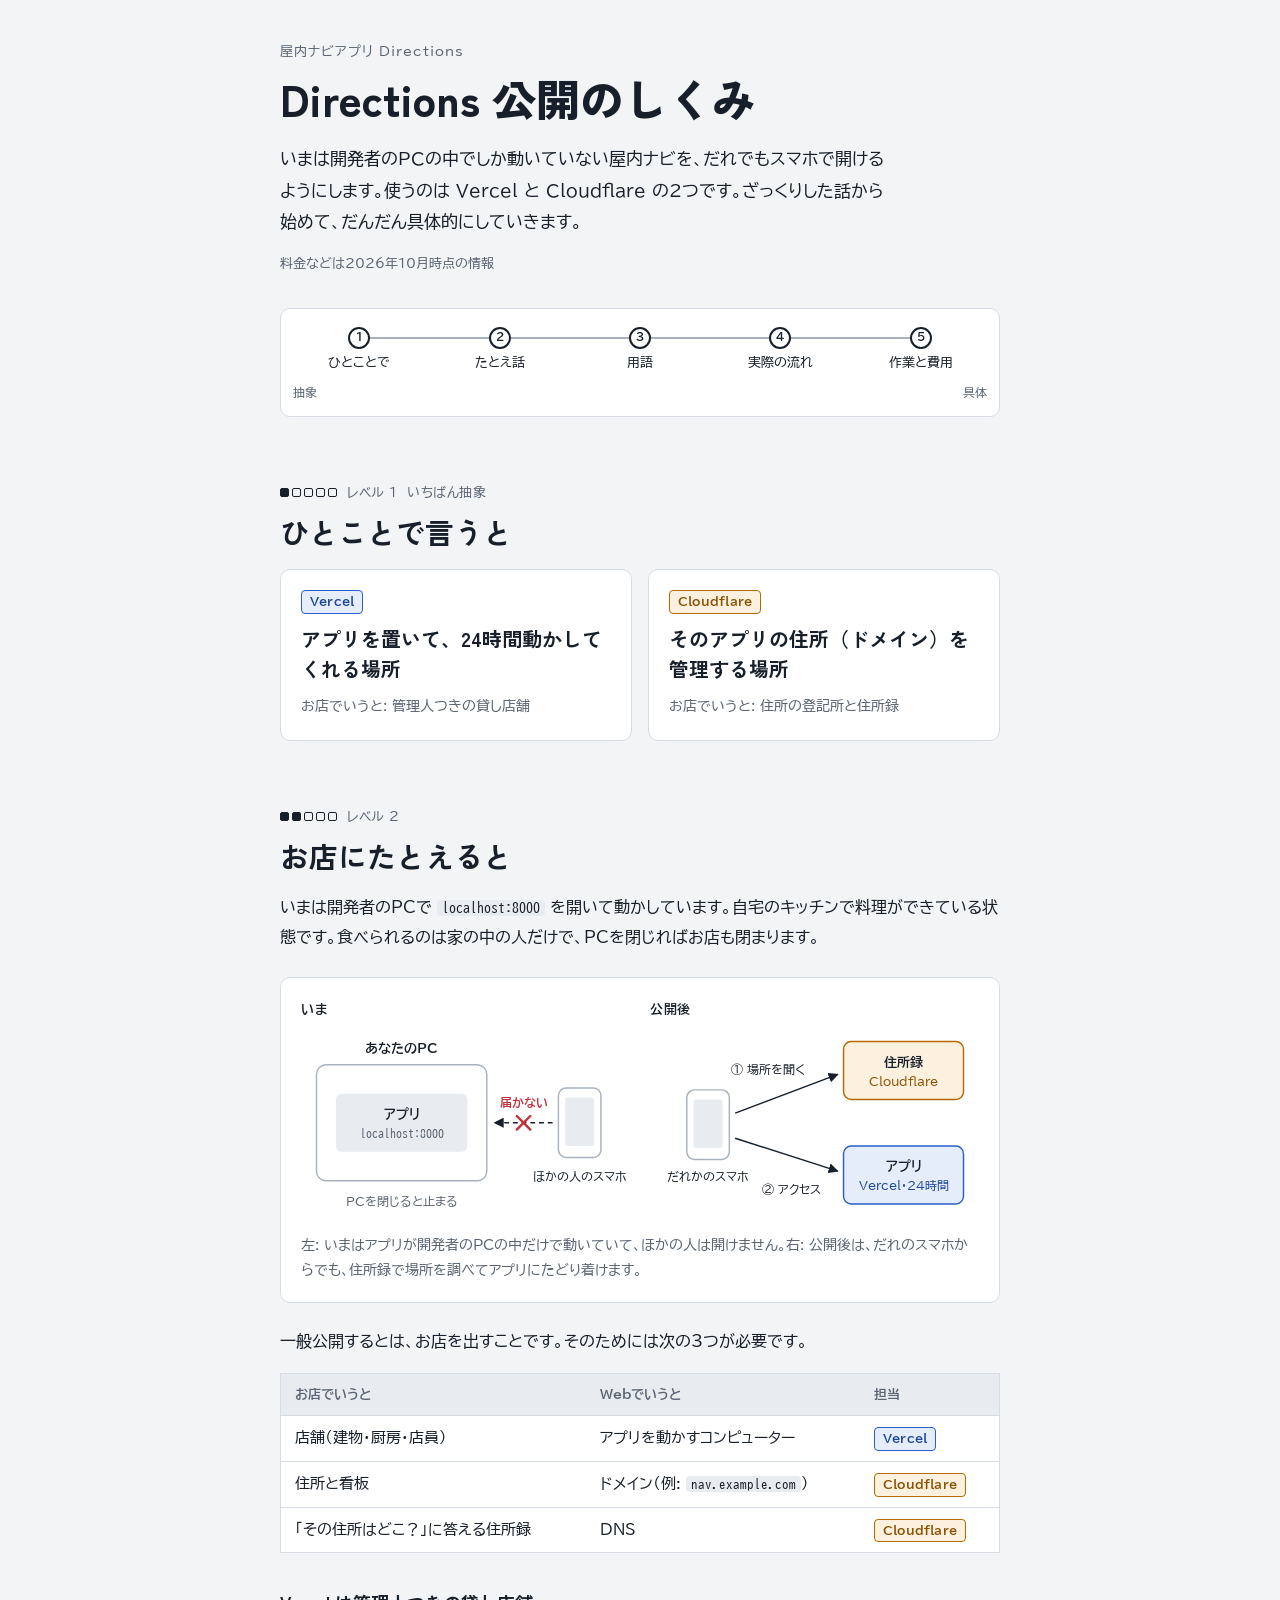
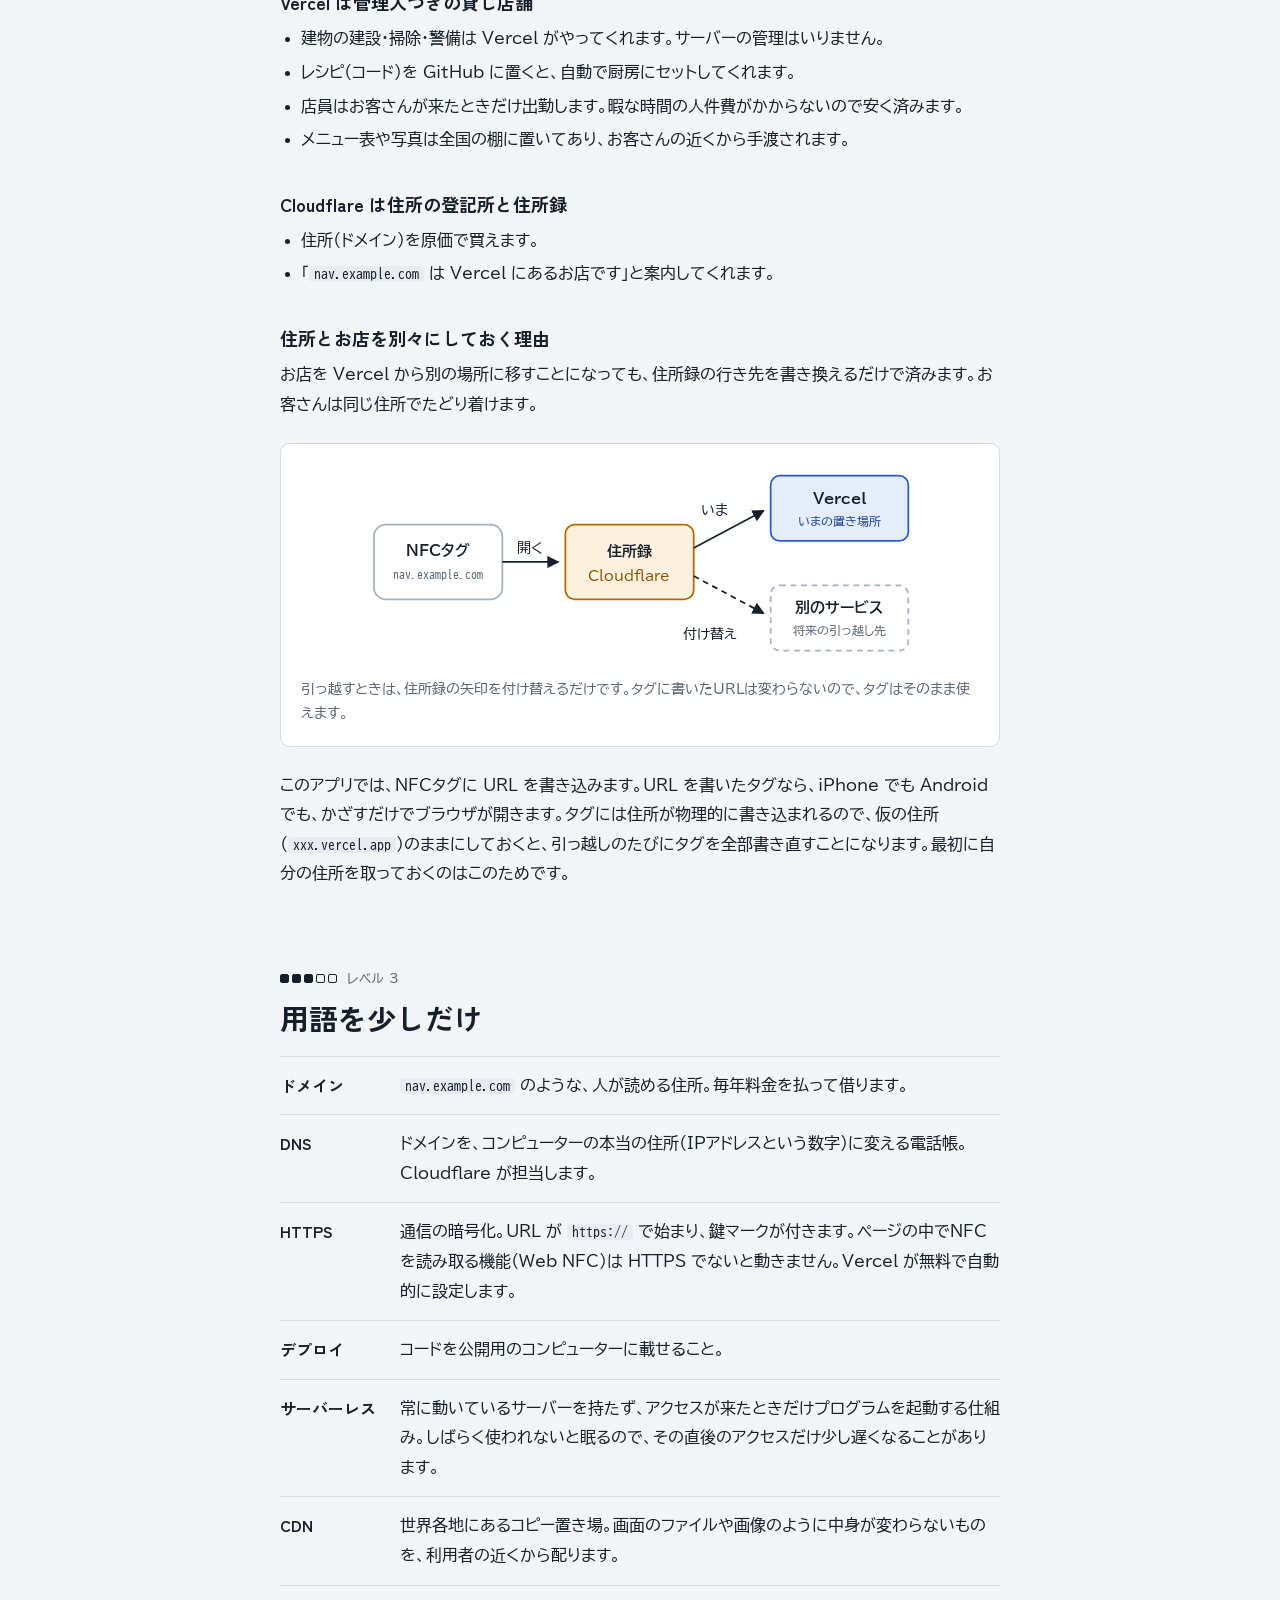
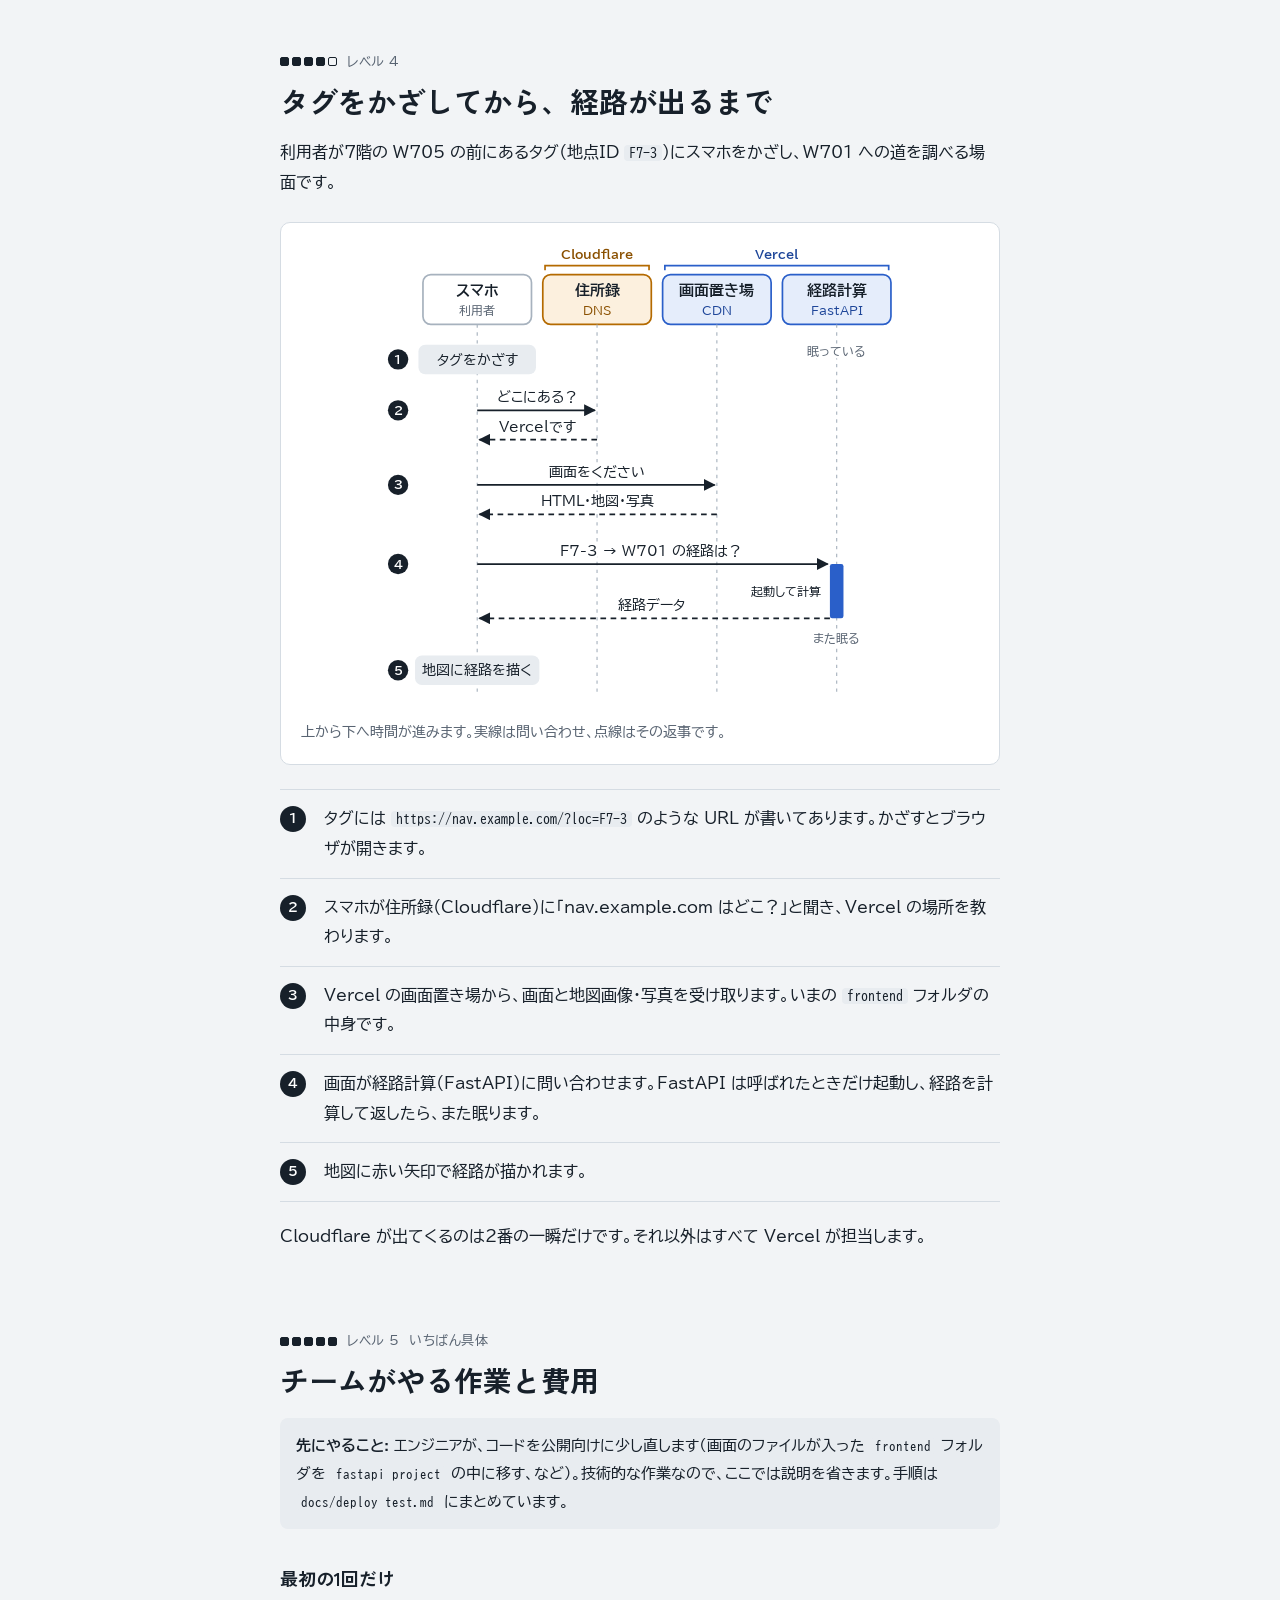
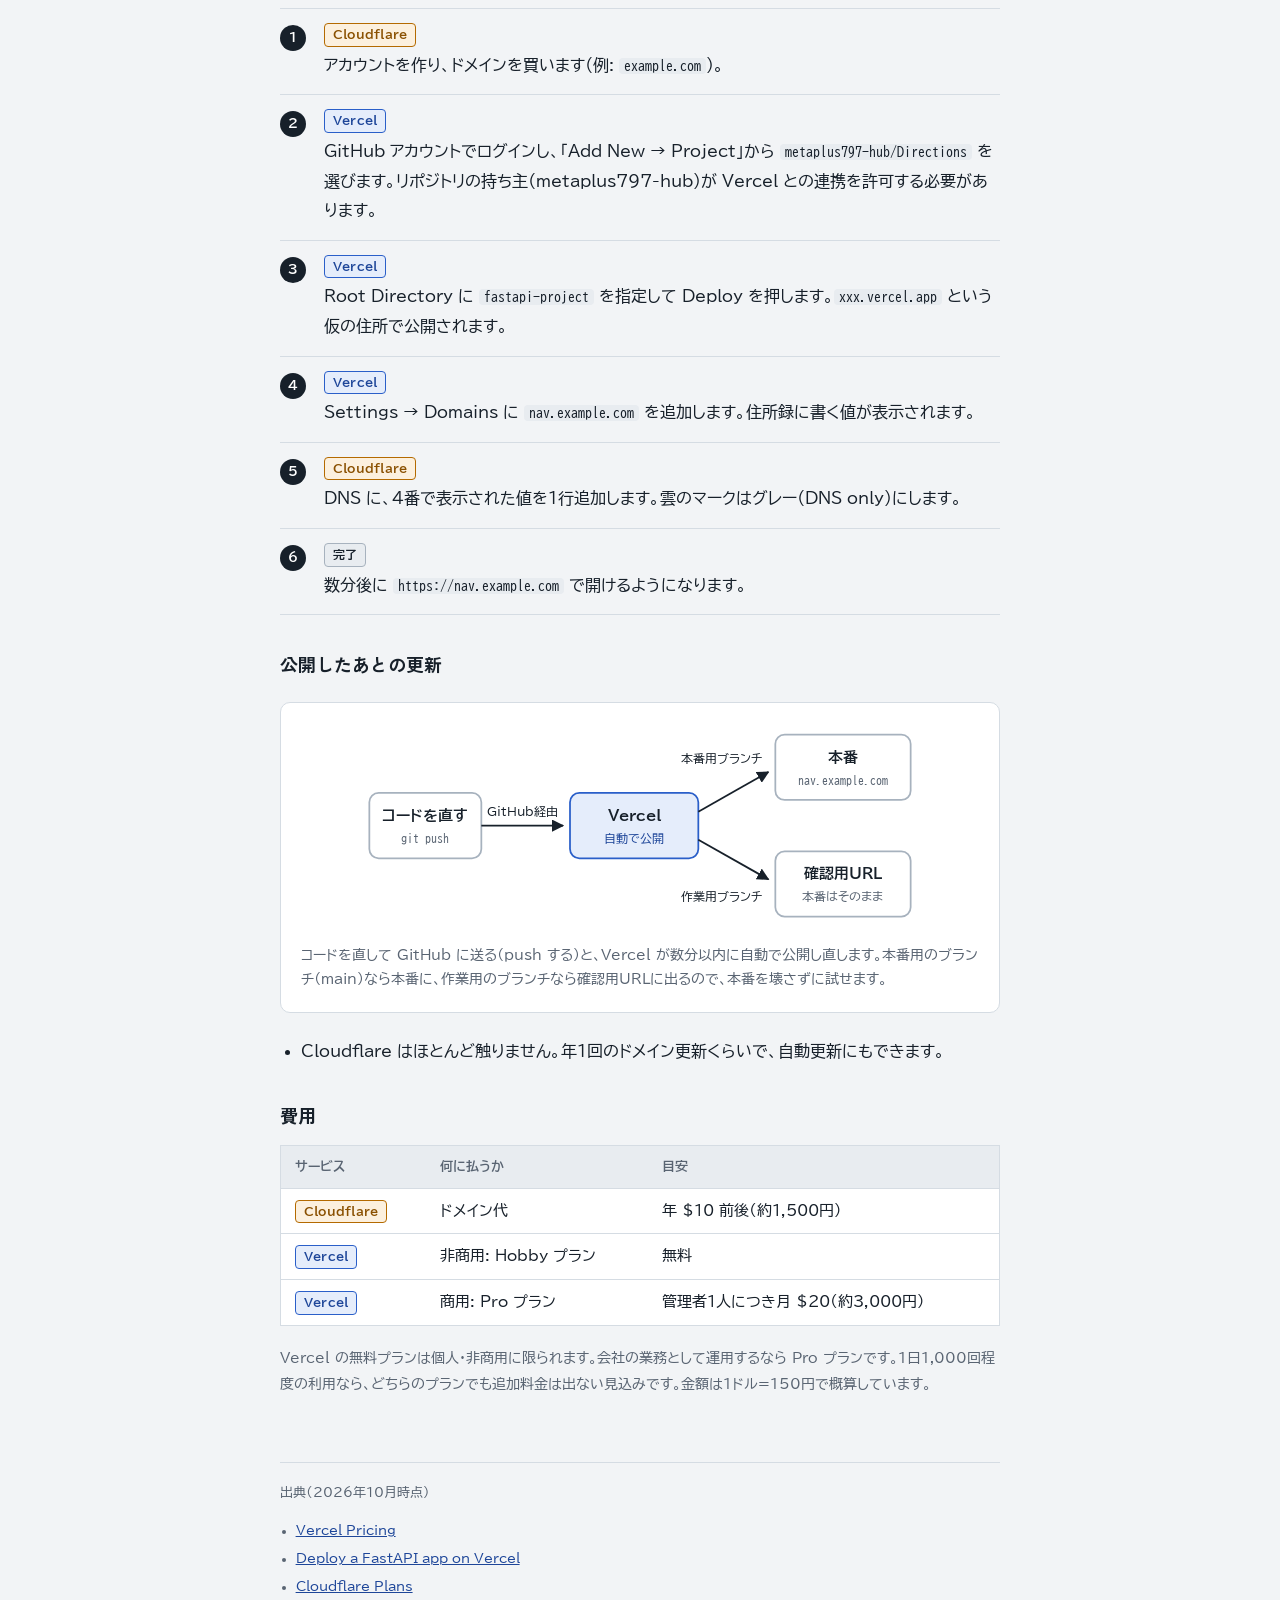
<file: docs/publishing-guide.html>
<!DOCTYPE html>
<html lang="ja">
<head>
<meta charset="utf-8">
<meta name="viewport" content="width=device-width, initial-scale=1">
<title>Directions 公開のしくみ</title>
<link rel="preconnect" href="https://fonts.googleapis.com">
<link rel="preconnect" href="https://fonts.gstatic.com" crossorigin>
<link rel="stylesheet" href="https://fonts.googleapis.com/css2?family=BIZ+UDGothic:wght@400;700&family=BIZ+UDPGothic:wght@400;700&family=Zen+Kaku+Gothic+New:wght@700;900&display=swap">
<style>
  *, *::before, *::after { box-sizing: border-box; }
  html { -webkit-text-size-adjust: 100%; }
  body { margin: 0; }
  img { max-width: 100%; }
  :root {
    color-scheme: light;
    --bg: #f2f4f6;
    --surface: #ffffff;
    --soft: #e8ecf0;
    --ink: #17202a;
    --muted: #596472;
    --line: #d5dce3;
    --line-strong: #a7b2be;
    --cf: #b46a00;
    --cf-soft: #fcf0de;
    --cf-ink: #8a5000;
    --vc: #2a5fc9;
    --vc-soft: #e5edfb;
    --vc-ink: #1e4699;
    --bad: #c42f3b;
    --display: "Zen Kaku Gothic New", "BIZ UDPGothic", "Hiragino Sans", "Yu Gothic", sans-serif;
    --body: "BIZ UDPGothic", "Hiragino Sans", "Yu Gothic", "Meiryo", sans-serif;
    --mono: "BIZ UDGothic", ui-monospace, "Consolas", monospace;
  }
  @media (prefers-color-scheme: dark) {
    :root:not([data-theme="light"]) {
      --bg: #11161c;
      --surface: #182029;
      --soft: #222c37;
      --ink: #e5eaf0;
      --muted: #9ba7b4;
      --line: #2a3541;
      --line-strong: #4d5b6b;
      --cf: #e99e38;
      --cf-soft: #3a2a12;
      --cf-ink: #f3bd6b;
      --vc: #6e9cff;
      --vc-soft: #172a4d;
      --vc-ink: #a9c4ff;
      --bad: #ff7a83;
      color-scheme: dark;
    }
  }
  :root[data-theme="dark"] {
    --bg: #11161c;
    --surface: #182029;
    --soft: #222c37;
    --ink: #e5eaf0;
    --muted: #9ba7b4;
    --line: #2a3541;
    --line-strong: #4d5b6b;
    --cf: #e99e38;
    --cf-soft: #3a2a12;
    --cf-ink: #f3bd6b;
    --vc: #6e9cff;
    --vc-soft: #172a4d;
    --vc-ink: #a9c4ff;
    --bad: #ff7a83;
    color-scheme: dark;
  }

  body {
    background: var(--bg);
    color: var(--ink);
    font-family: var(--body);
    font-size: 16px;
    line-height: 1.85;
  }
  .wrap {
    max-width: 760px;
    margin: 0 auto;
    padding-inline: 20px;
    padding-block: 40px 72px;
  }
  a { color: var(--vc-ink); }
  a:focus-visible { outline: 2px solid var(--vc); outline-offset: 2px; border-radius: 2px; }
  p { margin: 0 0 14px; }
  ul { margin: 0 0 14px; padding-left: 1.3em; }
  li + li { margin-top: 4px; }
  code {
    font-family: var(--mono);
    font-size: 0.88em;
    background: var(--soft);
    padding: 1px 5px;
    border-radius: 4px;
    overflow-wrap: anywhere;
  }

  /* header */
  .kicker { font-size: 13px; letter-spacing: 0.08em; color: var(--muted); margin: 0; }
  h1 {
    font-family: var(--display);
    font-weight: 900;
    font-size: clamp(30px, 6vw, 44px);
    line-height: 1.3;
    margin: 6px 0 16px;
    text-wrap: balance;
  }
  .lede { font-size: 17px; max-width: 36em; }
  .meta { display: flex; flex-wrap: wrap; gap: 6px 18px; font-size: 13px; color: var(--muted); margin: 0; }

  /* abstract → concrete ladder */
  .ladder { margin-top: 32px; padding: 18px 8px 12px; background: var(--surface); border: 1px solid var(--line); border-radius: 10px; }
  .ladder ol { list-style: none; padding: 0; margin: 0; display: grid; grid-template-columns: repeat(5, 1fr); position: relative; }
  .ladder ol::before {
    content: ""; position: absolute; left: 10%; right: 10%; top: 10px; height: 2px; background: var(--line-strong);
  }
  .ladder li { margin: 0; position: relative; }
  .ladder a {
    display: flex; flex-direction: column; align-items: center; gap: 6px;
    color: var(--ink); text-decoration: none; font-size: 12.5px; line-height: 1.35; text-align: center;
  }
  .ladder a:hover .dot { background: var(--ink); color: var(--surface); }
  .ladder .dot {
    width: 22px; height: 22px; border-radius: 50%;
    background: var(--surface); border: 2px solid var(--ink);
    display: grid; place-items: center; font-size: 11px; font-weight: 700; position: relative; z-index: 1;
  }
  .ladder-ends { display: flex; justify-content: space-between; font-size: 12px; color: var(--muted); margin: 10px 4px 0; }

  /* sections */
  section { padding-top: 64px; }
  .eyebrow { display: flex; align-items: center; gap: 10px; font-size: 13px; color: var(--muted); letter-spacing: 0.04em; margin: 0 0 6px; }
  .pips { display: inline-flex; gap: 3px; }
  .pips i { width: 9px; height: 9px; border: 1.5px solid var(--ink); border-radius: 2px; }
  .pips i.on { background: var(--ink); }
  h2 {
    font-family: var(--display);
    font-weight: 700;
    font-size: clamp(23px, 4vw, 29px);
    line-height: 1.4;
    margin: 0 0 18px;
    text-wrap: balance;
  }
  h3 {
    font-family: var(--display);
    font-weight: 700;
    font-size: 18px;
    line-height: 1.5;
    margin: 36px 0 8px;
    text-wrap: balance;
  }

  /* level 1 tiles */
  .tiles { display: grid; grid-template-columns: repeat(auto-fit, minmax(250px, 1fr)); gap: 16px; }
  .tile {
    background: var(--surface); border: 1px solid var(--line); border-radius: 10px;
    padding: 20px; display: flex; flex-direction: column; gap: 10px; align-items: flex-start;
  }
  .tile .say { font-family: var(--display); font-weight: 700; font-size: 20px; line-height: 1.5; margin: 0; }
  .tile .like { font-size: 14px; color: var(--muted); margin: 0; }

  .chip {
    display: inline-block; font-size: 12px; font-weight: 700; padding: 0 8px;
    border-radius: 4px; letter-spacing: 0.02em; line-height: 1.8; white-space: nowrap;
  }
  .chip-cf { background: var(--cf-soft); color: var(--cf-ink); border: 1px solid var(--cf); }
  .chip-vc { background: var(--vc-soft); color: var(--vc-ink); border: 1px solid var(--vc); }
  .chip-done { background: var(--soft); color: var(--ink); border: 1px solid var(--line-strong); }

  /* figures */
  figure.fig {
    margin: 24px 0; background: var(--surface); border: 1px solid var(--line);
    border-radius: 10px; padding: 20px;
  }
  .fig svg {
    display: block; width: 100%; height: auto; margin-inline: auto;
    color: var(--ink); fill: currentColor; font-family: var(--body); font-size: 13px;
  }
  .fig svg.mx-520 { max-width: 520px; }
  .fig svg.mx-560 { max-width: 560px; }
  figcaption { margin-top: 14px; font-size: 14px; color: var(--muted); line-height: 1.75; }
  .panels { display: grid; grid-template-columns: 1fr 1fr; gap: 20px; }
  .panel-label { font-size: 13px; font-weight: 700; margin: 0 0 4px; letter-spacing: 0.04em; }
  @media (max-width: 640px) {
    .panels { grid-template-columns: 1fr; }
    figure.fig { padding: 14px; }
  }

  .fig text { text-anchor: middle; }
  .fig .end { text-anchor: end; }
  .fig .t-b { font-weight: 700; }
  .fig .t-sm { font-size: 12px; }
  .fig .t-xs { font-size: 10.5px; }
  .fig .t-mono { font-family: var(--mono); }
  .fig .t-mut { fill: var(--muted); }
  .fig .t-cf { fill: var(--cf-ink); }
  .fig .t-vc { fill: var(--vc-ink); }
  .fig .t-bad { fill: var(--bad); }
  .fig .box { fill: var(--surface); stroke: var(--line-strong); stroke-width: 1.5; }
  .fig .box-soft { fill: var(--soft); stroke: none; }
  .fig .box-ghost { fill: var(--surface); stroke: var(--line-strong); stroke-width: 1.5; stroke-dasharray: 5 4; }
  .fig .box-cf { fill: var(--cf-soft); stroke: var(--cf); stroke-width: 1.5; }
  .fig .box-vc { fill: var(--vc-soft); stroke: var(--vc); stroke-width: 1.5; }
  .fig .ln { stroke: currentColor; stroke-width: 1.5; fill: none; }
  .fig .dash { stroke-dasharray: 5 4; }
  .fig .life { stroke: var(--line-strong); stroke-width: 1; stroke-dasharray: 3 4; }
  .fig .lbl { paint-order: stroke; stroke: var(--surface); stroke-width: 5px; stroke-linejoin: round; }
  .fig .num { fill: var(--ink); }
  .fig .t-num { fill: var(--surface); font-weight: 700; font-size: 11px; }
  .fig .act { fill: var(--vc); }
  .fig .br-cf { fill: none; stroke: var(--cf); stroke-width: 1.5; }
  .fig .br-vc { fill: none; stroke: var(--vc); stroke-width: 1.5; }
  .fig .x { stroke: var(--bad); stroke-width: 2.5; stroke-linecap: round; }

  /* tables */
  .tbl-wrap { overflow-x: auto; margin: 16px 0 20px; }
  table { border-collapse: collapse; width: 100%; font-size: 15px; background: var(--surface); border: 1px solid var(--line); }
  th, td { text-align: left; padding: 10px 14px; border-bottom: 1px solid var(--line); vertical-align: top; line-height: 1.65; }
  th { font-size: 13px; color: var(--muted); font-weight: 700; background: var(--soft); white-space: nowrap; }
  td.num { font-variant-numeric: tabular-nums; white-space: nowrap; }

  /* glossary */
  .terms { display: grid; grid-template-columns: 7.5em 1fr; margin: 0; border-top: 1px solid var(--line); }
  .terms dt, .terms dd { margin: 0; padding: 14px 0; border-bottom: 1px solid var(--line); }
  .terms dt { font-family: var(--display); font-weight: 700; padding-right: 16px; }
  @media (max-width: 520px) {
    .terms { grid-template-columns: 1fr; }
    .terms dt { border-bottom: none; padding-bottom: 0; }
    .terms dd { padding-top: 2px; }
  }

  /* numbered lists that mirror a real order */
  ol.steps { list-style: none; padding: 0; margin: 16px 0 20px; counter-reset: s; border-top: 1px solid var(--line); }
  ol.steps > li {
    counter-increment: s; margin: 0;
    display: grid; grid-template-columns: 30px 1fr; column-gap: 14px;
    padding: 14px 0; border-bottom: 1px solid var(--line);
  }
  ol.steps > li::before {
    content: counter(s);
    width: 26px; height: 26px; border-radius: 50%;
    background: var(--ink); color: var(--surface);
    font-weight: 700; font-size: 13px; line-height: 26px; text-align: center; margin-top: 2px;
  }
  ol.steps .body { display: block; }
  ol.steps .body > .chip { display: block; width: fit-content; margin-bottom: 4px; }

  .note { background: var(--soft); border-radius: 8px; padding: 14px 16px; font-size: 15px; margin: 16px 0; }
  .note p:last-child { margin-bottom: 0; }
  .small { font-size: 14px; color: var(--muted); }

  footer { margin-top: 64px; padding-top: 18px; border-top: 1px solid var(--line); font-size: 13px; color: var(--muted); }
  footer ul { padding-left: 1.2em; }
</style>
</head>
<body>
<div class="wrap">
  <header>
    <p class="kicker">屋内ナビアプリ Directions</p>
    <h1>Directions 公開のしくみ</h1>
    <p class="lede">いまは開発者のPCの中でしか動いていない屋内ナビを、だれでもスマホで開けるようにします。使うのは Vercel と Cloudflare の2つです。ざっくりした話から始めて、だんだん具体的にしていきます。</p>
    <p class="meta"><span>料金などは2026年10月時点の情報</span></p>

    <nav class="ladder" aria-label="目次">
      <ol>
        <li><a href="#lv1"><span class="dot">1</span>ひとことで</a></li>
        <li><a href="#lv2"><span class="dot">2</span>たとえ話</a></li>
        <li><a href="#lv3"><span class="dot">3</span>用語</a></li>
        <li><a href="#lv4"><span class="dot">4</span>実際の流れ</a></li>
        <li><a href="#lv5"><span class="dot">5</span>作業と費用</a></li>
      </ol>
      <div class="ladder-ends" aria-hidden="true"><span>抽象</span><span>具体</span></div>
    </nav>
  </header>

  <!-- Level 1 -->
  <section id="lv1">
    <p class="eyebrow"><span class="pips" aria-hidden="true"><i class="on"></i><i></i><i></i><i></i><i></i></span>レベル 1　いちばん抽象</p>
    <h2>ひとことで言うと</h2>
    <div class="tiles">
      <div class="tile">
        <span class="chip chip-vc">Vercel</span>
        <p class="say">アプリを置いて、24時間動かしてくれる場所</p>
        <p class="like">お店でいうと: 管理人つきの貸し店舗</p>
      </div>
      <div class="tile">
        <span class="chip chip-cf">Cloudflare</span>
        <p class="say">そのアプリの住所（ドメイン）を管理する場所</p>
        <p class="like">お店でいうと: 住所の登記所と住所録</p>
      </div>
    </div>
  </section>

  <!-- Level 2 -->
  <section id="lv2">
    <p class="eyebrow"><span class="pips" aria-hidden="true"><i class="on"></i><i class="on"></i><i></i><i></i><i></i></span>レベル 2</p>
    <h2>お店にたとえると</h2>
    <p>いまは開発者のPCで <code>localhost:8000</code> を開いて動かしています。自宅のキッチンで料理ができている状態です。食べられるのは家の中の人だけで、PCを閉じればお店も閉まります。</p>

    <figure class="fig">
      <div class="panels">
        <div>
          <p class="panel-label">いま</p>
          <svg viewBox="0 0 340 200" role="img" aria-label="いま: アプリはあなたのPCの中だけで動いていて、ほかの人のスマホからは届かない。PCを閉じると止まる。">
            <defs>
              <marker id="m1" viewBox="0 0 10 10" refX="9" refY="5" markerWidth="7" markerHeight="7" orient="auto-start-reverse">
                <path d="M0,0 L10,5 L0,10 z" fill="currentColor"/>
              </marker>
            </defs>
            <text x="104" y="28" class="t-b">あなたのPC</text>
            <rect x="16" y="40" width="176" height="120" rx="10" class="box"/>
            <rect x="36" y="70" width="136" height="60" rx="6" class="box-soft"/>
            <text x="104" y="96" class="t-b">アプリ</text>
            <text x="104" y="116" class="t-sm t-mono t-mut">localhost:8000</text>
            <text x="104" y="186" class="t-sm t-mut">PCを閉じると止まる</text>

            <rect x="266" y="64" width="44" height="72" rx="8" class="box"/>
            <rect x="273" y="74" width="30" height="50" rx="3" class="box-soft"/>
            <text x="288" y="160" class="t-sm">ほかの人のスマホ</text>

            <line x1="260" y1="100" x2="200" y2="100" class="ln dash" marker-end="url(#m1)"/>
            <line x1="223" y1="93" x2="237" y2="107" class="x"/>
            <line x1="237" y1="93" x2="223" y2="107" class="x"/>
            <text x="230" y="84" class="t-sm t-bad t-b">届かない</text>
          </svg>
        </div>
        <div>
          <p class="panel-label">公開後</p>
          <svg viewBox="0 0 340 200" role="img" aria-label="公開後: だれかのスマホは、まず Cloudflare の住所録で場所を聞き、次に Vercel にあるアプリにアクセスする。">
            <defs>
              <marker id="m1b" viewBox="0 0 10 10" refX="9" refY="5" markerWidth="7" markerHeight="7" orient="auto-start-reverse">
                <path d="M0,0 L10,5 L0,10 z" fill="currentColor"/>
              </marker>
            </defs>
            <rect x="38" y="66" width="44" height="72" rx="8" class="box"/>
            <rect x="45" y="76" width="30" height="50" rx="3" class="box-soft"/>
            <text x="60" y="160" class="t-sm">だれかのスマホ</text>

            <rect x="200" y="16" width="124" height="60" rx="8" class="box-cf"/>
            <text x="262" y="42" class="t-b">住所録</text>
            <text x="262" y="62" class="t-sm t-cf">Cloudflare</text>

            <rect x="200" y="124" width="124" height="60" rx="8" class="box-vc"/>
            <text x="262" y="150" class="t-b">アプリ</text>
            <text x="262" y="170" class="t-sm t-vc">Vercel・24時間</text>

            <line x1="88" y1="90" x2="194" y2="50" class="ln" marker-end="url(#m1b)"/>
            <text x="122" y="50" class="t-sm lbl">① 場所を聞く</text>
            <line x1="88" y1="116" x2="194" y2="150" class="ln" marker-end="url(#m1b)"/>
            <text x="146" y="174" class="t-sm lbl">② アクセス</text>
          </svg>
        </div>
      </div>
      <figcaption>左: いまはアプリが開発者のPCの中だけで動いていて、ほかの人は開けません。右: 公開後は、だれのスマホからでも、住所録で場所を調べてアプリにたどり着けます。</figcaption>
    </figure>

    <p>一般公開するとは、お店を出すことです。そのためには次の3つが必要です。</p>
    <div class="tbl-wrap">
      <table>
        <thead><tr><th>お店でいうと</th><th>Webでいうと</th><th>担当</th></tr></thead>
        <tbody>
          <tr><td>店舗（建物・厨房・店員）</td><td>アプリを動かすコンピューター</td><td><span class="chip chip-vc">Vercel</span></td></tr>
          <tr><td>住所と看板</td><td>ドメイン（例: <code>nav.example.com</code>）</td><td><span class="chip chip-cf">Cloudflare</span></td></tr>
          <tr><td>「その住所はどこ？」に答える住所録</td><td>DNS</td><td><span class="chip chip-cf">Cloudflare</span></td></tr>
        </tbody>
      </table>
    </div>

    <h3>Vercel は管理人つきの貸し店舗</h3>
    <ul>
      <li>建物の建設・掃除・警備は Vercel がやってくれます。サーバーの管理はいりません。</li>
      <li>レシピ（コード）を GitHub に置くと、自動で厨房にセットしてくれます。</li>
      <li>店員はお客さんが来たときだけ出勤します。暇な時間の人件費がかからないので安く済みます。</li>
      <li>メニュー表や写真は全国の棚に置いてあり、お客さんの近くから手渡されます。</li>
    </ul>

    <h3>Cloudflare は住所の登記所と住所録</h3>
    <ul>
      <li>住所（ドメイン）を原価で買えます。</li>
      <li>「<code>nav.example.com</code> は Vercel にあるお店です」と案内してくれます。</li>
    </ul>

    <h3>住所とお店を別々にしておく理由</h3>
    <p>お店を Vercel から別の場所に移すことになっても、住所録の行き先を書き換えるだけで済みます。お客さんは同じ住所でたどり着けます。</p>

    <figure class="fig">
      <svg class="mx-560" viewBox="0 0 480 170" role="img" aria-label="NFCタグに書いたURLは住所録を経由してお店に届く。引っ越すときは住所録の矢印を付け替えるだけで、タグはそのまま使える。">
        <defs>
          <marker id="m2" viewBox="0 0 10 10" refX="9" refY="5" markerWidth="7" markerHeight="7" orient="auto-start-reverse">
            <path d="M0,0 L10,5 L0,10 z" fill="currentColor"/>
          </marker>
        </defs>
        <rect x="12" y="52" width="110" height="64" rx="10" class="box"/>
        <text x="67" y="79" class="t-b">NFCタグ</text>
        <text x="67" y="99" class="t-xs t-mono t-mut">nav.example.com</text>

        <line x1="122" y1="84" x2="170" y2="84" class="ln" marker-end="url(#m2)"/>
        <text x="146" y="76" class="t-sm lbl">開く</text>

        <rect x="176" y="52" width="110" height="64" rx="8" class="box-cf"/>
        <text x="231" y="80" class="t-b">住所録</text>
        <text x="231" y="100" class="t-sm t-cf">Cloudflare</text>

        <rect x="352" y="10" width="118" height="56" rx="8" class="box-vc"/>
        <text x="411" y="34" class="t-b">Vercel</text>
        <text x="411" y="53" class="t-xs t-vc">いまの置き場所</text>

        <rect x="352" y="104" width="118" height="56" rx="8" class="box-ghost"/>
        <text x="411" y="128" class="t-b">別のサービス</text>
        <text x="411" y="147" class="t-xs t-mut">将来の引っ越し先</text>

        <line x1="286" y1="72" x2="346" y2="40" class="ln" marker-end="url(#m2)"/>
        <text x="304" y="44" class="t-sm lbl">いま</text>
        <line x1="286" y1="96" x2="346" y2="128" class="ln dash" marker-end="url(#m2)"/>
        <text x="300" y="150" class="t-sm lbl">付け替え</text>
      </svg>
      <figcaption>引っ越すときは、住所録の矢印を付け替えるだけです。タグに書いたURLは変わらないので、タグはそのまま使えます。</figcaption>
    </figure>

    <p>このアプリでは、NFCタグに URL を書き込みます。URL を書いたタグなら、iPhone でも Android でも、かざすだけでブラウザが開きます。タグには住所が物理的に書き込まれるので、仮の住所（<code>xxx.vercel.app</code>）のままにしておくと、引っ越しのたびにタグを全部書き直すことになります。最初に自分の住所を取っておくのはこのためです。</p>
  </section>

  <!-- Level 3 -->
  <section id="lv3">
    <p class="eyebrow"><span class="pips" aria-hidden="true"><i class="on"></i><i class="on"></i><i class="on"></i><i></i><i></i></span>レベル 3</p>
    <h2>用語を少しだけ</h2>
    <dl class="terms">
      <dt>ドメイン</dt>
      <dd><code>nav.example.com</code> のような、人が読める住所。毎年料金を払って借ります。</dd>
      <dt>DNS</dt>
      <dd>ドメインを、コンピューターの本当の住所（IPアドレスという数字）に変える電話帳。Cloudflare が担当します。</dd>
      <dt>HTTPS</dt>
      <dd>通信の暗号化。URL が <code>https://</code> で始まり、鍵マークが付きます。ページの中でNFCを読み取る機能（Web NFC）は HTTPS でないと動きません。Vercel が無料で自動的に設定します。</dd>
      <dt>デプロイ</dt>
      <dd>コードを公開用のコンピューターに載せること。</dd>
      <dt>サーバーレス</dt>
      <dd>常に動いているサーバーを持たず、アクセスが来たときだけプログラムを起動する仕組み。しばらく使われないと眠るので、その直後のアクセスだけ少し遅くなることがあります。</dd>
      <dt>CDN</dt>
      <dd>世界各地にあるコピー置き場。画面のファイルや画像のように中身が変わらないものを、利用者の近くから配ります。</dd>
    </dl>
  </section>

  <!-- Level 4 -->
  <section id="lv4">
    <p class="eyebrow"><span class="pips" aria-hidden="true"><i class="on"></i><i class="on"></i><i class="on"></i><i class="on"></i><i></i></span>レベル 4</p>
    <h2>タグをかざしてから、経路が出るまで</h2>
    <p>利用者が7階の W705 の前にあるタグ（地点ID <code>F7-3</code>）にスマホをかざし、W701 への道を調べる場面です。</p>

    <figure class="fig">
      <svg class="mx-520" viewBox="0 0 460 410" role="img" aria-label="スマホがタグを読み、Cloudflare の住所録で場所を聞き、Vercel の画面置き場から画面を受け取り、Vercel の経路計算に経路を問い合わせて、地図に描くまでの流れ。">
        <defs>
          <marker id="m3" viewBox="0 0 10 10" refX="9" refY="5" markerWidth="7" markerHeight="7" orient="auto-start-reverse">
            <path d="M0,0 L10,5 L0,10 z" fill="currentColor"/>
          </marker>
        </defs>

        <text x="192" y="14" class="t-xs t-cf t-b">Cloudflare</text>
        <path d="M146 24 V20 H238 V24" class="br-cf"/>
        <text x="351" y="14" class="t-xs t-vc t-b">Vercel</text>
        <path d="M252 24 V20 H450 V24" class="br-vc"/>

        <rect x="38" y="28" width="96" height="44" rx="7" class="box"/>
        <text x="86" y="47" class="t-b">スマホ</text>
        <text x="86" y="64" class="t-xs t-mut">利用者</text>
        <rect x="144" y="28" width="96" height="44" rx="7" class="box-cf"/>
        <text x="192" y="47" class="t-b">住所録</text>
        <text x="192" y="64" class="t-xs t-cf">DNS</text>
        <rect x="250" y="28" width="96" height="44" rx="7" class="box-vc"/>
        <text x="298" y="47" class="t-b">画面置き場</text>
        <text x="298" y="64" class="t-xs t-vc">CDN</text>
        <rect x="356" y="28" width="96" height="44" rx="7" class="box-vc"/>
        <text x="404" y="47" class="t-b">経路計算</text>
        <text x="404" y="64" class="t-xs t-vc">FastAPI</text>

        <line x1="86" y1="72" x2="86" y2="400" class="life"/>
        <line x1="192" y1="72" x2="192" y2="400" class="life"/>
        <line x1="298" y1="72" x2="298" y2="400" class="life"/>
        <line x1="404" y1="72" x2="404" y2="400" class="life"/>

        <text x="404" y="100" class="t-xs t-mut lbl">眠っている</text>

        <!-- 1 -->
        <circle cx="16" cy="103" r="9" class="num"/>
        <text x="16" y="107" class="t-num">1</text>
        <rect x="34" y="90" width="104" height="26" rx="6" class="box-soft"/>
        <text x="86" y="107.5" class="t-sm">タグをかざす</text>

        <!-- 2 -->
        <circle cx="16" cy="148" r="9" class="num"/>
        <text x="16" y="152" class="t-num">2</text>
        <line x1="86" y1="148" x2="190" y2="148" class="ln" marker-end="url(#m3)"/>
        <text x="139" y="141" class="t-sm lbl">どこにある？</text>
        <line x1="192" y1="174" x2="88" y2="174" class="ln dash" marker-end="url(#m3)"/>
        <text x="139" y="167" class="t-sm lbl">Vercelです</text>

        <!-- 3 -->
        <circle cx="16" cy="214" r="9" class="num"/>
        <text x="16" y="218" class="t-num">3</text>
        <line x1="86" y1="214" x2="296" y2="214" class="ln" marker-end="url(#m3)"/>
        <text x="192" y="207" class="t-sm lbl">画面をください</text>
        <line x1="298" y1="240" x2="88" y2="240" class="ln dash" marker-end="url(#m3)"/>
        <text x="192" y="233" class="t-sm lbl">HTML・地図・写真</text>

        <!-- 4 -->
        <circle cx="16" cy="284" r="9" class="num"/>
        <text x="16" y="288" class="t-num">4</text>
        <line x1="86" y1="284" x2="396" y2="284" class="ln" marker-end="url(#m3)"/>
        <text x="240" y="277" class="t-sm lbl">F7-3 → W701 の経路は？</text>
        <rect x="398" y="284" width="12" height="48" rx="2" class="act"/>
        <text x="390" y="312" class="t-xs end lbl">起動して計算</text>
        <line x1="398" y1="332" x2="88" y2="332" class="ln dash" marker-end="url(#m3)"/>
        <text x="240" y="325" class="t-sm lbl">経路データ</text>
        <text x="404" y="354" class="t-xs t-mut lbl">また眠る</text>

        <!-- 5 -->
        <circle cx="16" cy="378" r="9" class="num"/>
        <text x="16" y="382" class="t-num">5</text>
        <rect x="31" y="365" width="110" height="26" rx="6" class="box-soft"/>
        <text x="86" y="382.5" class="t-sm">地図に経路を描く</text>
      </svg>
      <figcaption>上から下へ時間が進みます。実線は問い合わせ、点線はその返事です。</figcaption>
    </figure>

    <ol class="steps">
      <li><div class="body">タグには <code>https://nav.example.com/?loc=F7-3</code> のような URL が書いてあります。かざすとブラウザが開きます。</div></li>
      <li><div class="body">スマホが住所録（Cloudflare）に「nav.example.com はどこ？」と聞き、Vercel の場所を教わります。</div></li>
      <li><div class="body">Vercel の画面置き場から、画面と地図画像・写真を受け取ります。いまの <code>frontend</code> フォルダの中身です。</div></li>
      <li><div class="body">画面が経路計算（FastAPI）に問い合わせます。FastAPI は呼ばれたときだけ起動し、経路を計算して返したら、また眠ります。</div></li>
      <li><div class="body">地図に赤い矢印で経路が描かれます。</div></li>
    </ol>
    <p>Cloudflare が出てくるのは2番の一瞬だけです。それ以外はすべて Vercel が担当します。</p>
  </section>

  <!-- Level 5 -->
  <section id="lv5">
    <p class="eyebrow"><span class="pips" aria-hidden="true"><i class="on"></i><i class="on"></i><i class="on"></i><i class="on"></i><i class="on"></i></span>レベル 5　いちばん具体</p>
    <h2>チームがやる作業と費用</h2>

    <div class="note">
      <p><strong>先にやること:</strong> エンジニアが、コードを公開向けに少し直します（画面のファイルが入った <code>frontend</code> フォルダを <code>fastapi-project</code> の中に移す、など）。技術的な作業なので、ここでは説明を省きます。手順は <code>docs/deploy-test.md</code> にまとめています。</p>
    </div>

    <h3>最初の1回だけ</h3>
    <ol class="steps">
      <li><div class="body"><span class="chip chip-cf">Cloudflare</span>アカウントを作り、ドメインを買います（例: <code>example.com</code>）。</div></li>
      <li><div class="body"><span class="chip chip-vc">Vercel</span>GitHub アカウントでログインし、「Add New → Project」から <code>metaplus797-hub/Directions</code> を選びます。リポジトリの持ち主（metaplus797-hub）が Vercel との連携を許可する必要があります。</div></li>
      <li><div class="body"><span class="chip chip-vc">Vercel</span>Root Directory に <code>fastapi-project</code> を指定して Deploy を押します。<code>xxx.vercel.app</code> という仮の住所で公開されます。</div></li>
      <li><div class="body"><span class="chip chip-vc">Vercel</span>Settings → Domains に <code>nav.example.com</code> を追加します。住所録に書く値が表示されます。</div></li>
      <li><div class="body"><span class="chip chip-cf">Cloudflare</span>DNS に、4番で表示された値を1行追加します。雲のマークはグレー（DNS only）にします。</div></li>
      <li><div class="body"><span class="chip chip-done">完了</span>数分後に <code>https://nav.example.com</code> で開けるようになります。</div></li>
    </ol>

    <h3>公開したあとの更新</h3>
    <figure class="fig">
      <svg class="mx-560" viewBox="0 0 480 176" role="img" aria-label="コードを直して GitHub に送ると Vercel が自動で公開する。本番用ブランチなら本番の住所に、作業用ブランチなら確認用URLに出る。">
        <defs>
          <marker id="m4" viewBox="0 0 10 10" refX="9" refY="5" markerWidth="7" markerHeight="7" orient="auto-start-reverse">
            <path d="M0,0 L10,5 L0,10 z" fill="currentColor"/>
          </marker>
        </defs>
        <rect x="8" y="60" width="96" height="56" rx="8" class="box"/>
        <text x="56" y="84" class="t-b">コードを直す</text>
        <text x="56" y="103" class="t-xs t-mono t-mut">git push</text>

        <line x1="104" y1="88" x2="174" y2="88" class="ln" marker-end="url(#m4)"/>
        <text x="139" y="80" class="t-xs lbl">GitHub経由</text>

        <rect x="180" y="60" width="110" height="56" rx="8" class="box-vc"/>
        <text x="235" y="84" class="t-b">Vercel</text>
        <text x="235" y="103" class="t-xs t-vc">自動で公開</text>

        <rect x="356" y="10" width="116" height="56" rx="8" class="box"/>
        <text x="414" y="34" class="t-b">本番</text>
        <text x="414" y="53" class="t-xs t-mono t-mut">nav.example.com</text>

        <rect x="356" y="110" width="116" height="56" rx="8" class="box"/>
        <text x="414" y="134" class="t-b">確認用URL</text>
        <text x="414" y="153" class="t-xs t-mut">本番はそのまま</text>

        <line x1="290" y1="76" x2="350" y2="42" class="ln" marker-end="url(#m4)"/>
        <text x="310" y="34" class="t-xs lbl">本番用ブランチ</text>
        <line x1="290" y1="100" x2="350" y2="134" class="ln" marker-end="url(#m4)"/>
        <text x="310" y="153" class="t-xs lbl">作業用ブランチ</text>
      </svg>
      <figcaption>コードを直して GitHub に送る（push する）と、Vercel が数分以内に自動で公開し直します。本番用のブランチ（main）なら本番に、作業用のブランチなら確認用URLに出るので、本番を壊さずに試せます。</figcaption>
    </figure>
    <ul>
      <li>Cloudflare はほとんど触りません。年1回のドメイン更新くらいで、自動更新にもできます。</li>
    </ul>

    <h3>費用</h3>
    <div class="tbl-wrap">
      <table>
        <thead><tr><th>サービス</th><th>何に払うか</th><th>目安</th></tr></thead>
        <tbody>
          <tr><td><span class="chip chip-cf">Cloudflare</span></td><td>ドメイン代</td><td class="num">年 $10 前後（約1,500円）</td></tr>
          <tr><td><span class="chip chip-vc">Vercel</span></td><td>非商用: Hobby プラン</td><td class="num">無料</td></tr>
          <tr><td><span class="chip chip-vc">Vercel</span></td><td>商用: Pro プラン</td><td class="num">管理者1人につき月 $20（約3,000円）</td></tr>
        </tbody>
      </table>
    </div>
    <p class="small">Vercel の無料プランは個人・非商用に限られます。会社の業務として運用するなら Pro プランです。1日1,000回程度の利用なら、どちらのプランでも追加料金は出ない見込みです。金額は1ドル=150円で概算しています。</p>
  </section>

  <footer>
    <p>出典（2026年10月時点）</p>
    <ul>
      <li><a target="_blank" rel="noopener" href="https://vercel.com/pricing">Vercel Pricing</a></li>
      <li><a target="_blank" rel="noopener" href="https://vercel.com/docs/frameworks/backend/fastapi">Deploy a FastAPI app on Vercel</a></li>
      <li><a target="_blank" rel="noopener" href="https://www.cloudflare.com/plans/">Cloudflare Plans</a></li>
    </ul>
  </footer>
</div>
</body>
</html>
</file>
